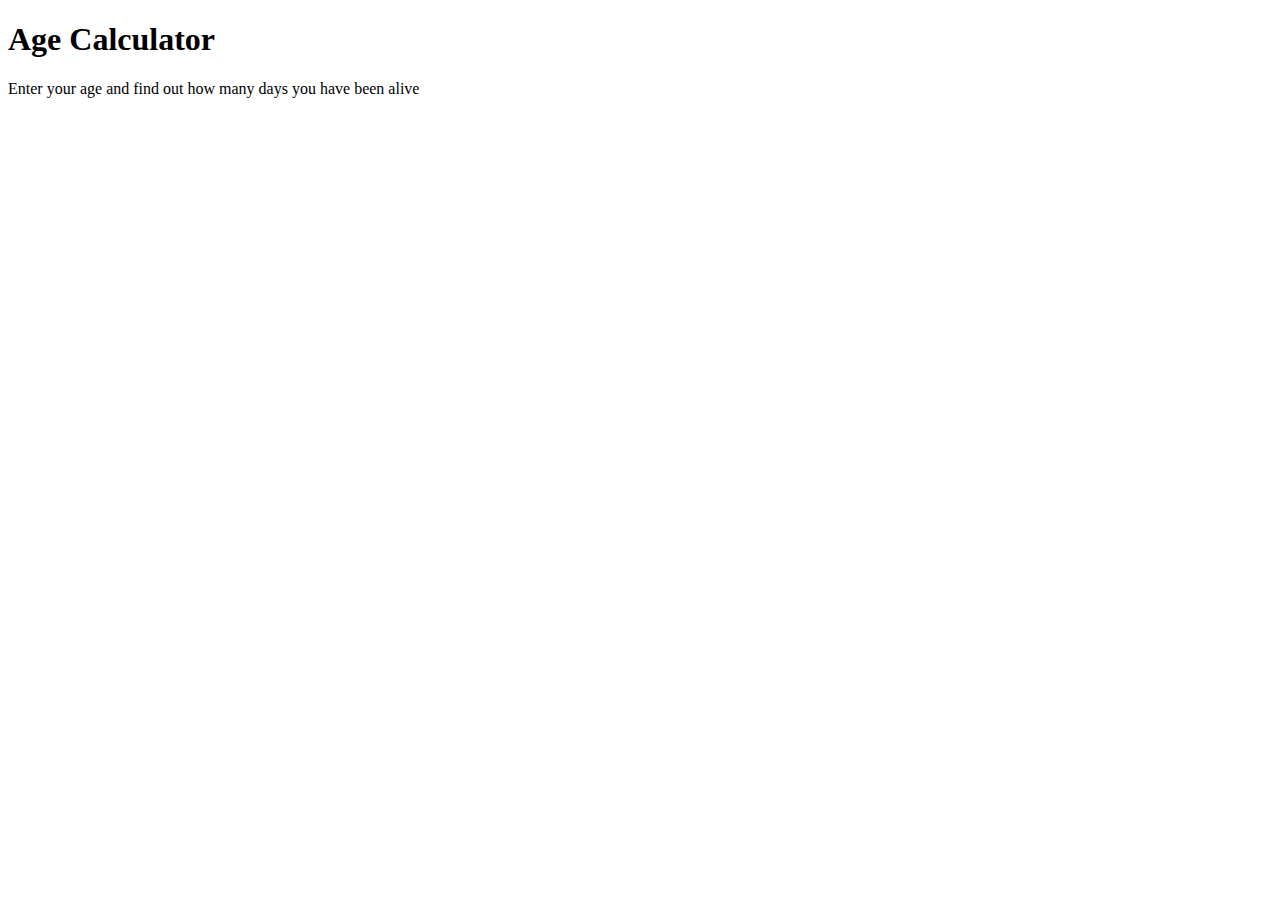
<file: Age/age.html>
<!DOCTYPE html>
<html lang="en">
<head>
  <meta charset="UTF-8">
  <meta name="viewport" content="width=device-width, initial-scale=1.0">
  <meta http-equiv="X-UA-Compatible" content="ie=edge">
  
  <!-- <script type="javascript"></script> -->
  <title>Age Calculator</title>
</head>
<body>
  <h1>Age Calculator</h1>
  <p>Enter your age and find out how many days you have been alive</p>

<script src="age.js"></script>
</body>
</html>
</file>
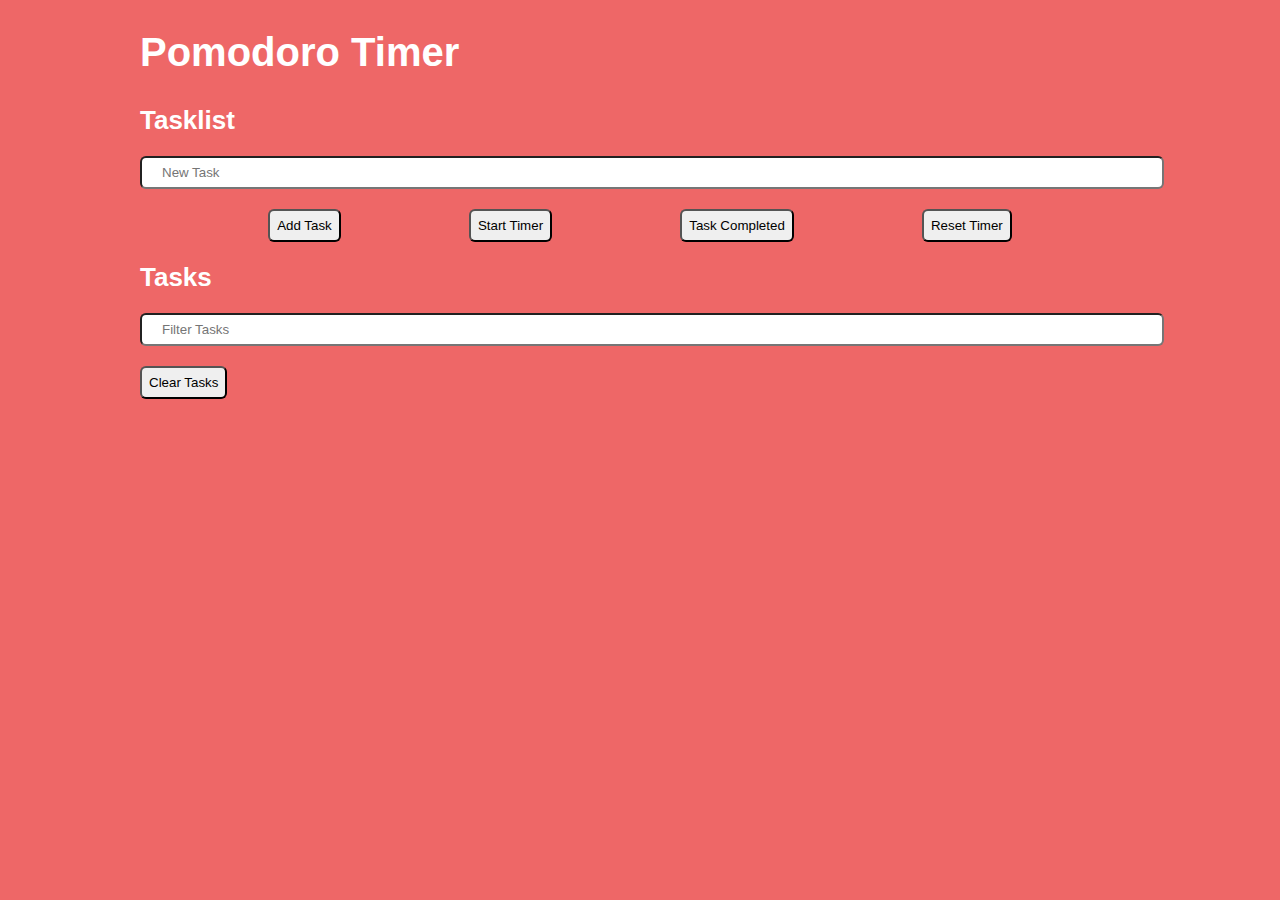
<file: Pomodoro Timer/task.html>
<!DOCTYPE html>
<html lang="en">
<head>
  <meta charset="UTF-8">
  <meta name="viewport" content="width=device-width, initial-scale=1.0">
  <meta http-equiv="X-UA-Compatible" content="ie=edge">
  <link rel="stylesheet" href="task.css">
  <title>Pomodoro Timer</title>
</head>
<body>
 
  <div class="wrapper">    
      <h1>Pomodoro Timer</h1>  
      <h3>Tasklist</h3>    
      <form id="pomo-form">
        <input type="text" name="task" class="task" id="new-task" placeholder="New Task">
        <label for="task"></label>
        <div class="buttons">
          <input type="submit" value="Add Task" class="btn add">
          <input type="button" value="Start Timer" class="btn time">
          <!-- <input type="button" value="Pause Timer" class="btn pause"> -->
          <input type="button" value="Task Completed" class="btn complete">
          <input type="button" value="Reset Timer" class="btn reset">

        </div>            
      </form> 
      <div class="timer">
      
      </div>      
      <h3>Tasks</h3>
      <input type="text" name="filter" class="task filter" placeholder="Filter Tasks">
      <label for="filter"></label>        
      <ul class="collection"></ul>
      <button class="btn clear-btn">Clear Tasks</button>            
    </div>                    
    <script src="task.js"></script>  
  </body>
  </html>
</file>
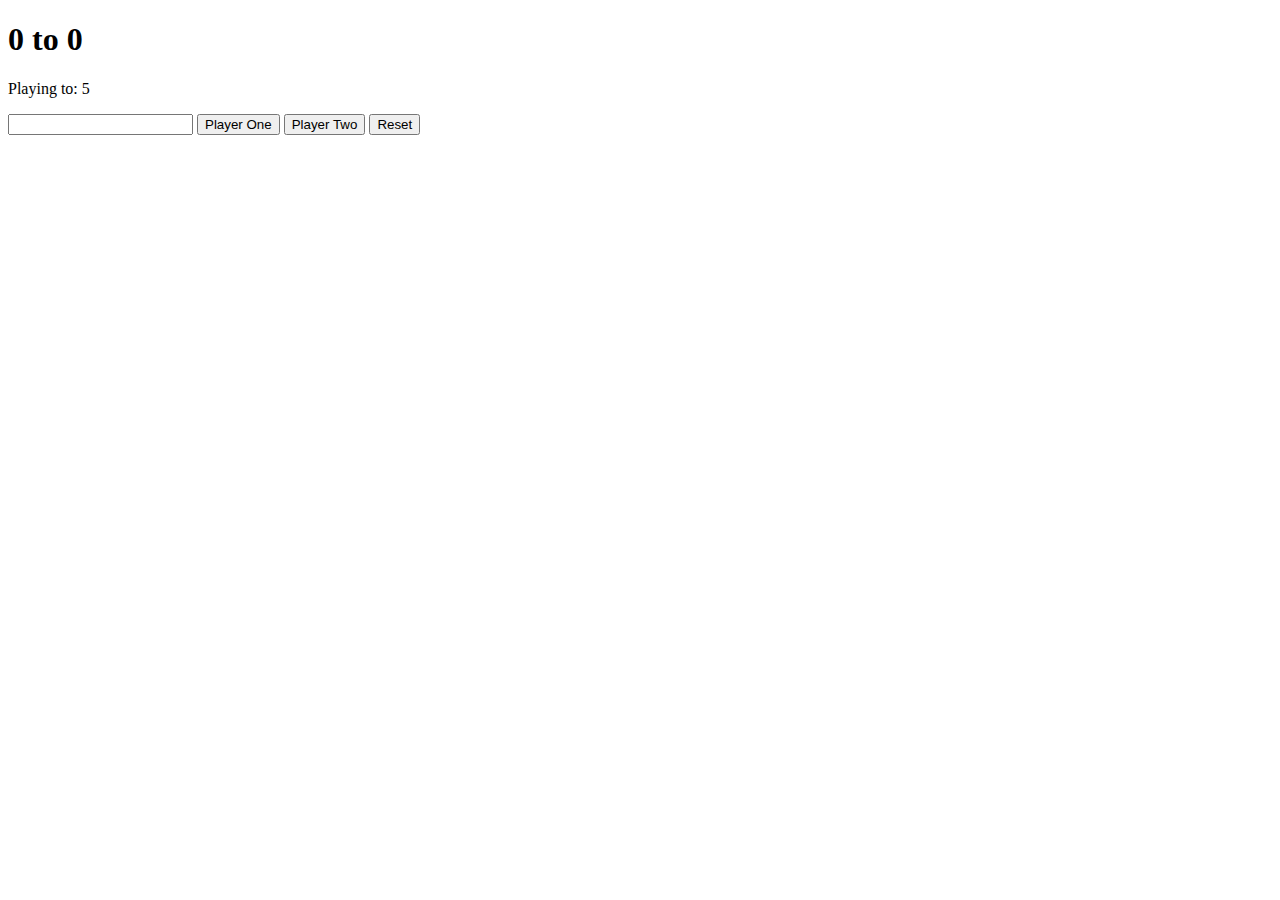
<file: Scorekeeper/scorekeeper.html>
<!DOCTYPE html>
<html lang="en">
<head>
  <meta charset="UTF-8">
  <meta name="viewport" content="width=device-width, initial-scale=1.0">
  <meta http-equiv="X-UA-Compatible" content="ie=edge">
  <title>Score Keeper</title>
  <link rel="stylesheet" href="sc.css">
</head>
<body>
  <h1><span id="p1Display">0</span> to <span id="p2Display">0</span></h1>

  <p>Playing to: <span id="games">5</span></p>

  <input type="number">
  <button id="p1">Player One</button>
  <button id="p2">Player Two</button>
  <button id="reset">Reset</button>
<script src="sc.js"></script>  
</body>
</html>
</file>
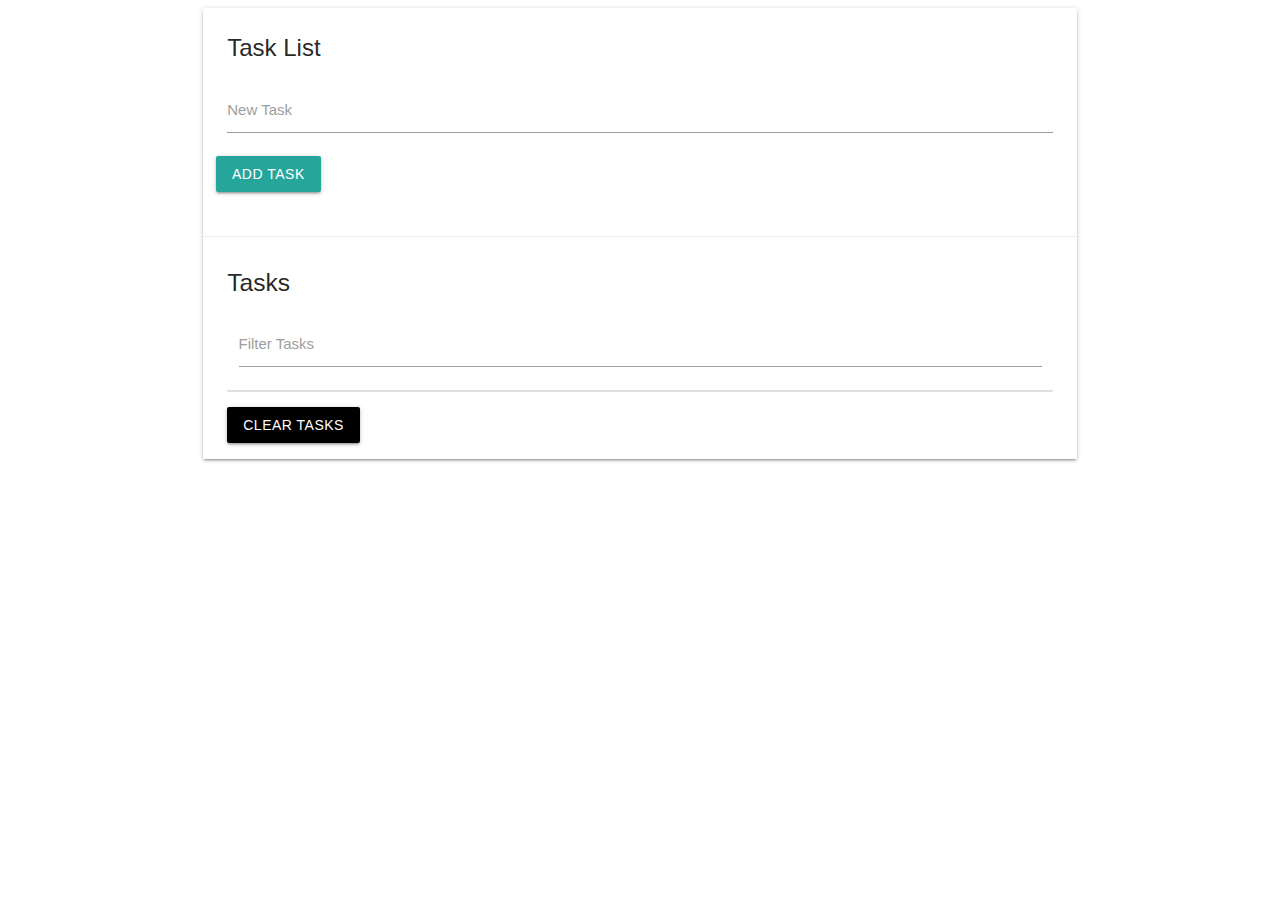
<file: ToDo App/link.html>
<!DOCTYPE html>
<html lang="en">
<head>
  <meta charset="UTF-8">
  <meta name="viewport" content="width=device-width, initial-scale=1.0">
  <meta http-equiv="X-UA-Compatible" content="ie=edge">
  <link rel="stylesheet" href="https://cdnjs.cloudflare.com/ajax/libs/materialize/1.0.0/css/materialize.min.css">
  <link href="https://stackpath.bootstrapcdn.com/font-awesome/4.7.0/css/font-awesome.min.css" rel="stylesheet" integrity="sha384-wvfXpqpZZVQGK6TAh5PVlGOfQNHSoD2xbE+QkPxCAFlNEevoEH3Sl0sibVcOQVnN" crossorigin="anonymous">
  <title>Task List</title>
</head>



<body>
  <div class="container">
    <div class="row"> 
      <div class="col s12">
        <div id="main" class="card">
          <div class="card-content">
            <span class="card-title">Task List</span>
            <div class="row">
              <form id="task-form">
                <div class="input-field col s12">
                  <input type="text" name="task" id="task">
                  <label for="task">New Task</label>
                </div>
                <input type="submit" value="Add Task" class="btn">
              </form>
            </div>
          </div>
          <div class="card-action">
            <h5 id="task-title">Tasks</h5>
            <div class="input-field col s12">
                <input type="text" name="filter" id="filter">
                <label for="filter">Filter Tasks</label>
            </div>
            <ul class="collection"></ul>
            <a href="" class="clear-tasks btn black">Clear Tasks</a>
          </div>
        </div>
      </div>
    </div>
  </div>
  <script src="https://code.jquery.com/jquery-3.2.1.js" integrity="sha256-DZAnKJ/6XZ9si04Hgrsxu/8s717jcIzLy3oi35EouyE" crossorigin="anonymous">
  </script>
  <script src="https://cdnjs.cloudflare.com/ajax/libs/materialize/1.0.0/js/materialize.min.js">
  </script>
  <script src="link.js"></script>
</body>
</html>
</file>
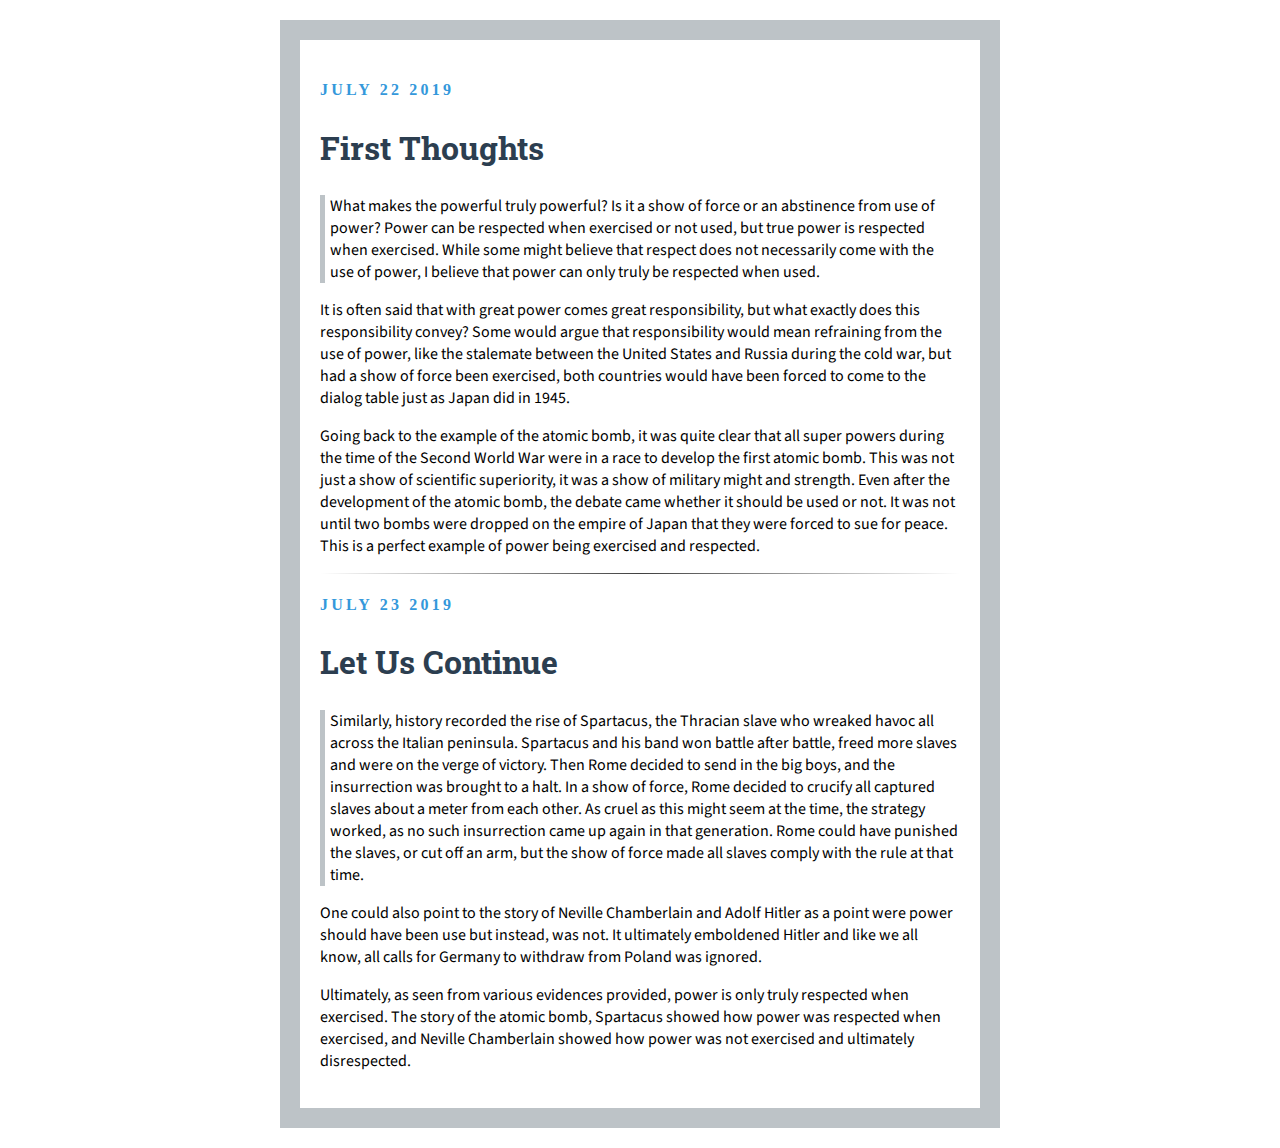
<file: Working with CSS/article.html>
<!DOCTYPE html>
<html>
<head>
	<title>My First Article</title>
	<link rel="stylesheet" type="text/css" href="article.css">
	<link href="https://fonts.googleapis.com/css?family=Source+Sans+Pro:400,700&display=swap" rel="stylesheet">
	<link href="https://fonts.googleapis.com/css?family=Roboto+Slab:400,700&display=swap" rel="stylesheet">
</head>
<body>
 	<h4>July 22 2019</h4>
 	<h2>first thoughts</h2>
 	<div>
 	  <p>What makes the powerful truly powerful? Is it a show of force or an abstinence from use of power? Power can be respected when exercised or not used, but true power is respected when exercised. While some might believe that respect does not necessarily come with the use of power, I believe that power can only truly be respected when used.</p>
 	  <p>It is often said that with great power comes great responsibility, but what exactly does this responsibility convey? Some would argue that responsibility would mean refraining from the use of power, like the stalemate between the United States and Russia during the cold war, but had a show of force been exercised, both countries would have been forced to come to the dialog table just as Japan did in 1945.</p>
 	  <p>Going back to the example of the atomic bomb, it was quite clear that all super powers during the time of the Second World War were in a race to develop the first atomic bomb. This was not just a show of scientific superiority, it was a show of military might and strength. Even after the development of the atomic bomb, the debate came whether it should be used or not. It was not until two bombs were dropped on the empire of Japan that they were forced to sue for peace. This is a perfect example of power being exercised and respected.</p>
 	</div>

 	<hr>

 	<h4>july 23 2019</h4>
 	<h2>let us continue</h2>
 	<div>
 	  <p>Similarly, history recorded the rise of Spartacus, the Thracian slave who wreaked havoc all across the Italian peninsula. Spartacus and his band won battle after battle, freed more slaves and were on the verge of victory. Then Rome decided to send in the big boys, and the insurrection was brought to a halt. In a show of force, Rome decided to crucify all captured slaves about a meter from each other. As cruel as this might seem at the time, the strategy worked, as no such insurrection came up again in that generation. Rome could have punished the slaves, or cut off an arm, but the show of force made all slaves comply with the rule at that time.</p>
 	  <p>One could also point to the story of Neville Chamberlain and Adolf Hitler as a point were power should have been use but instead, was not. It ultimately emboldened Hitler and like we all know, all calls for Germany to withdraw from Poland was ignored.</p>
 	  <p>Ultimately, as seen from various evidences provided, power is only truly respected when exercised. The story of the atomic bomb, Spartacus showed how power was respected when exercised, and Neville Chamberlain showed how power was not exercised and ultimately disrespected.</p>
 	</div>

</body>
</html>
</file>
<file: Pomodoro Timer/task.css>
* {
  margin: 0%;
  padding: 0%;
  text-decoration: none;

}

body {
 background: #ee6767;
 color: #fff;
 font-family: sans-serif;
 font-weight: 100;
}

.wrapper{
  margin: 0 auto;
  width: 100%;

}

h1{
  margin: 20px 0px;
  padding: 20px 0px;
  line-height: 25px;
  font-size: 40px;
}

form {
  margin: 0 auto;
  width: 100%;
  
}

.buttons {
  display: flex;
  justify-content: space-evenly;
}

.title{
  margin: 0 auto;
  width: 100%;
  
}

.task{
  width: 93%;
  border-radius: 6px;
  padding: 7px 0px 7px 20px;
}

.btn{
  border-radius: 6px;
  padding: 7px 7px;
  margin-top: 20px;
}

.timer {
  text-align: center;
  font-size: 100px;

  
}

h3{
  text-align: left;
  margin: 20px 0px;
  font-size: 26px;

}


.todo-item{
  display: flex;
  justify-content: space-between;

}


@media only screen and (min-width: 1000px) {


  .wrapper{
    width: 1000px;
  }

  .task{
    width: 100%;
    
  }

  .timer {
  
    font-size: 150px;
  
    
  }
}
</file>
<file: Scorekeeper/sc.css>
.victor  {
  color: green;
}
</file>
<file: Working with CSS/article.css>
body{
	border: 20px solid #bdc3c7;
	/*padding-left: 30px;*/
	padding: 20px;
	width: 50%;
	max-width: 700px;
	margin:20px auto;
}

h4{
	text-transform: uppercase;
	color: #3498db;
	letter-spacing: 0.2rem;
}

h2{
	text-transform: capitalize;
	font-family: roboto slab;
	color: #2c3e50;
	font-weight: 700;
	font-size: 2.0rem;
}

p{
	font-family: source sans pro;

}
p:nth-of-type(1){
	border-left: 5px solid #bdc3c7;
	padding-left: 5px;
}
/*hr {
	border: 0.3px solid #bdc3c7;

}*/
hr {
    border: 0;
    height: 1px;
    background-image: linear-gradient(to right, rgba(0, 0, 0, 0), rgba(0, 0, 0, 0.75), rgba(0, 0, 0, 0));
}
</file>
